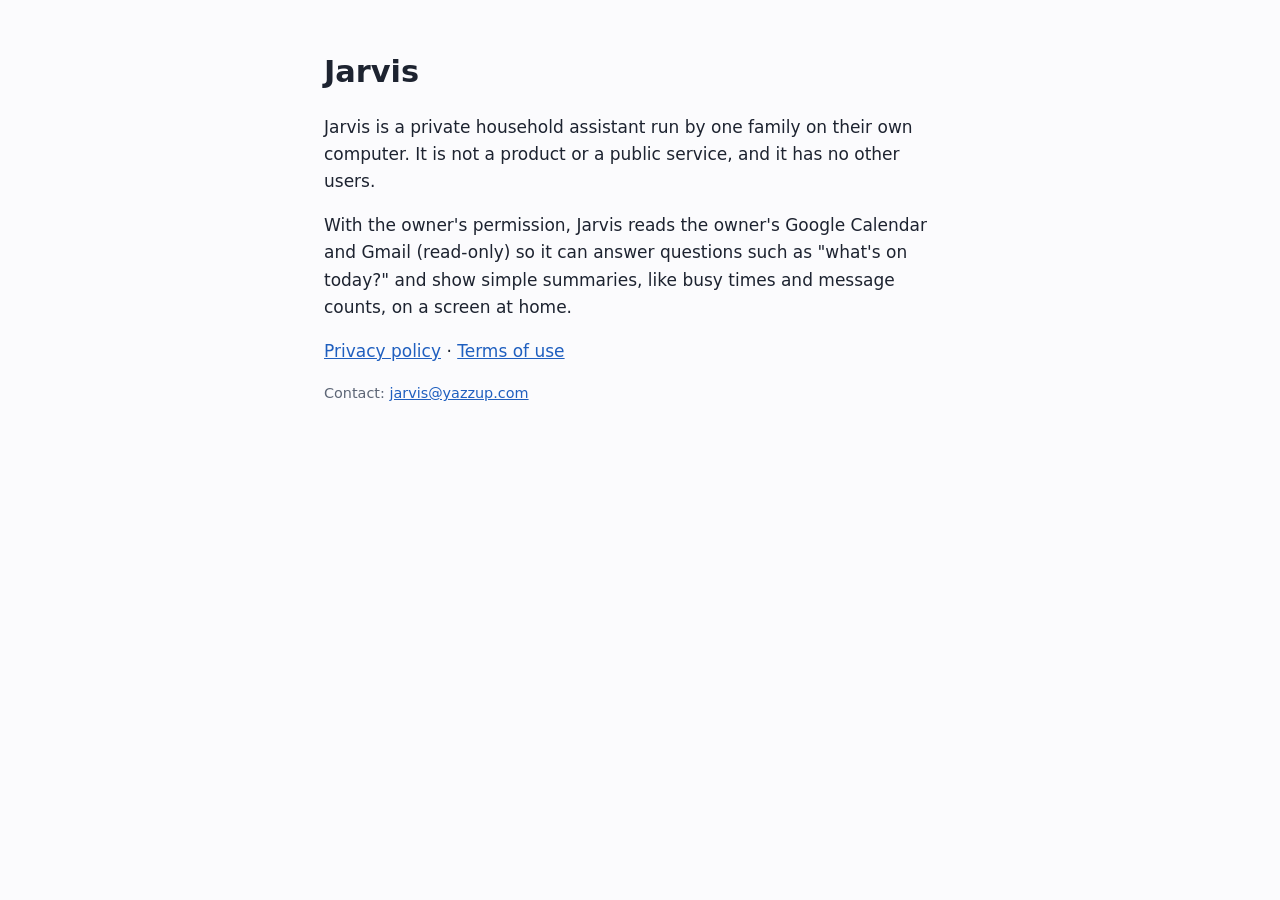
<file: index.html>
<!doctype html>
<html lang="en-GB">
<head>
<meta charset="utf-8">
<meta name="viewport" content="width=device-width, initial-scale=1">
<title>Jarvis</title>
<meta name="description" content="Jarvis is a private household assistant for one family. It is not a public service.">
<link rel="stylesheet" href="style.css">
</head>
<body>
<main>
  <h1>Jarvis</h1>
  <p>Jarvis is a private household assistant run by one family on their own computer. It is not a product or a public service, and it has no other users.</p>
  <p>With the owner's permission, Jarvis reads the owner's Google Calendar and Gmail (read-only) so it can answer questions such as "what's on today?" and show simple summaries, like busy times and message counts, on a screen at home.</p>
  <p><a href="privacy.html">Privacy policy</a> · <a href="terms.html">Terms of use</a></p>
  <p class="small">Contact: <a href="mailto:jarvis@yazzup.com">jarvis@yazzup.com</a></p>
</main>
</body>
</html>
</file>
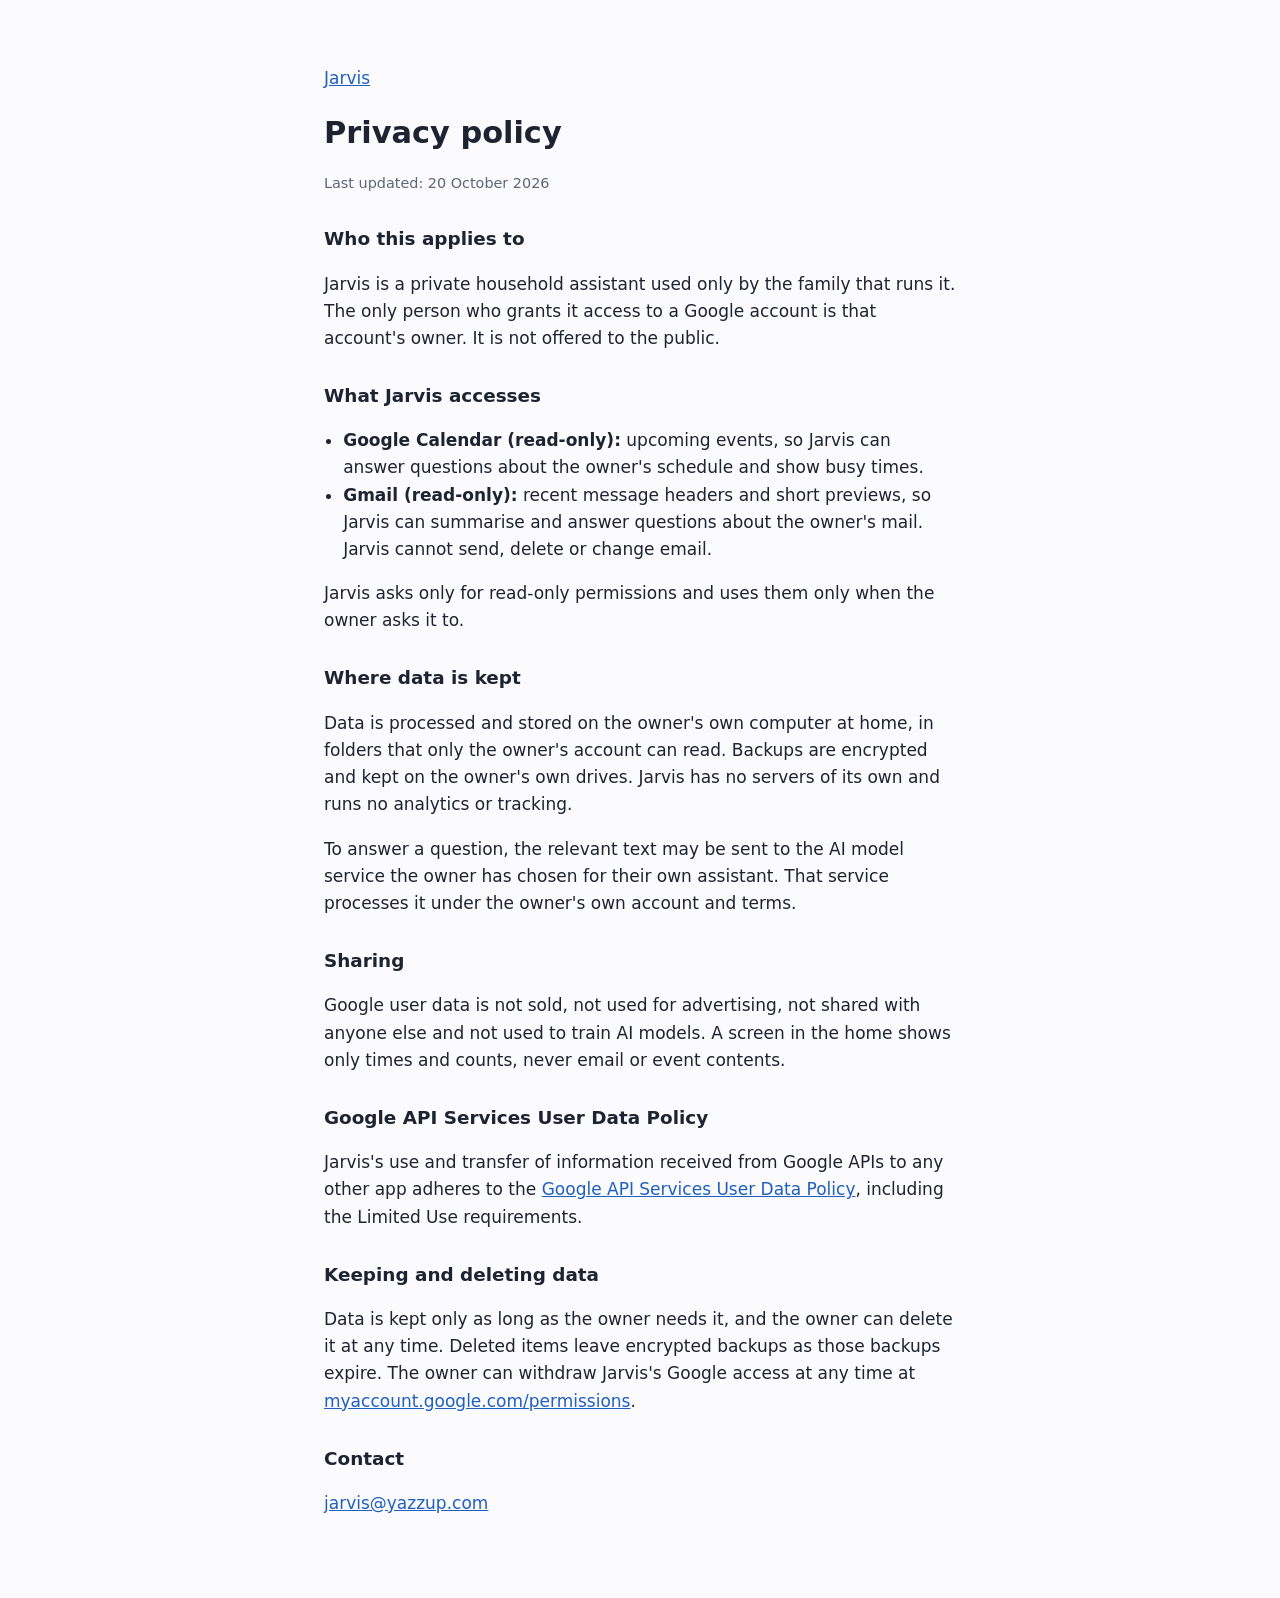
<file: privacy.html>
<!doctype html>
<html lang="en-GB">
<head>
<meta charset="utf-8">
<meta name="viewport" content="width=device-width, initial-scale=1">
<title>Jarvis privacy policy</title>
<link rel="stylesheet" href="style.css">
</head>
<body>
<main>
  <p><a href="index.html">Jarvis</a></p>
  <h1>Privacy policy</h1>
  <p class="small">Last updated: 20 October 2026</p>

  <h2>Who this applies to</h2>
  <p>Jarvis is a private household assistant used only by the family that runs it. The only person who grants it access to a Google account is that account's owner. It is not offered to the public.</p>

  <h2>What Jarvis accesses</h2>
  <ul>
    <li><strong>Google Calendar (read-only):</strong> upcoming events, so Jarvis can answer questions about the owner's schedule and show busy times.</li>
    <li><strong>Gmail (read-only):</strong> recent message headers and short previews, so Jarvis can summarise and answer questions about the owner's mail. Jarvis cannot send, delete or change email.</li>
  </ul>
  <p>Jarvis asks only for read-only permissions and uses them only when the owner asks it to.</p>

  <h2>Where data is kept</h2>
  <p>Data is processed and stored on the owner's own computer at home, in folders that only the owner's account can read. Backups are encrypted and kept on the owner's own drives. Jarvis has no servers of its own and runs no analytics or tracking.</p>
  <p>To answer a question, the relevant text may be sent to the AI model service the owner has chosen for their own assistant. That service processes it under the owner's own account and terms.</p>

  <h2>Sharing</h2>
  <p>Google user data is not sold, not used for advertising, not shared with anyone else and not used to train AI models. A screen in the home shows only times and counts, never email or event contents.</p>

  <h2>Google API Services User Data Policy</h2>
  <p>Jarvis's use and transfer of information received from Google APIs to any other app adheres to the <a href="https://developers.google.com/terms/api-services-user-data-policy">Google API Services User Data Policy</a>, including the Limited Use requirements.</p>

  <h2>Keeping and deleting data</h2>
  <p>Data is kept only as long as the owner needs it, and the owner can delete it at any time. Deleted items leave encrypted backups as those backups expire. The owner can withdraw Jarvis's Google access at any time at <a href="https://myaccount.google.com/permissions">myaccount.google.com/permissions</a>.</p>

  <h2>Contact</h2>
  <p><a href="mailto:jarvis@yazzup.com">jarvis@yazzup.com</a></p>
</main>
</body>
</html>
</file>
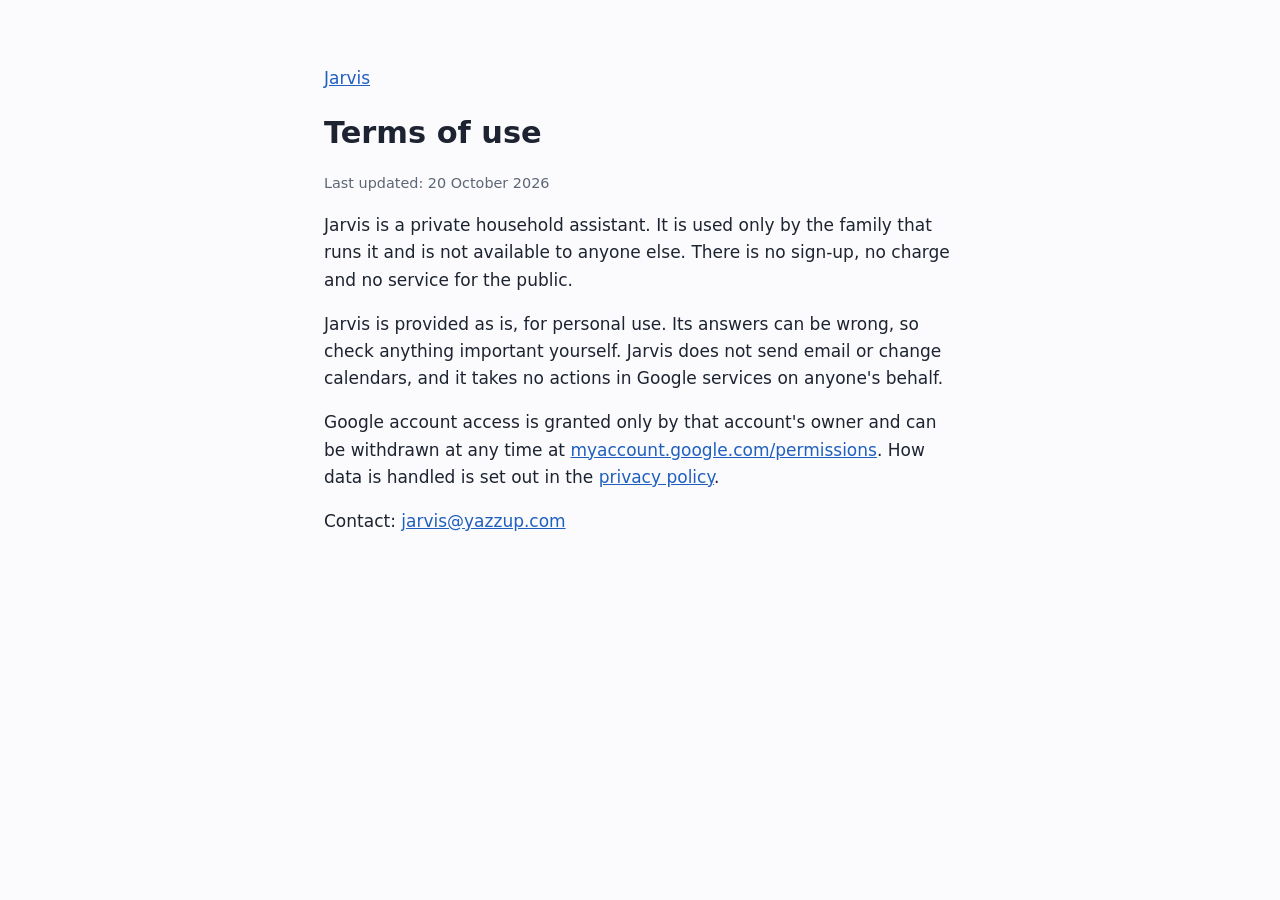
<file: terms.html>
<!doctype html>
<html lang="en-GB">
<head>
<meta charset="utf-8">
<meta name="viewport" content="width=device-width, initial-scale=1">
<title>Jarvis terms of use</title>
<link rel="stylesheet" href="style.css">
</head>
<body>
<main>
  <p><a href="index.html">Jarvis</a></p>
  <h1>Terms of use</h1>
  <p class="small">Last updated: 20 October 2026</p>
  <p>Jarvis is a private household assistant. It is used only by the family that runs it and is not available to anyone else. There is no sign-up, no charge and no service for the public.</p>
  <p>Jarvis is provided as is, for personal use. Its answers can be wrong, so check anything important yourself. Jarvis does not send email or change calendars, and it takes no actions in Google services on anyone's behalf.</p>
  <p>Google account access is granted only by that account's owner and can be withdrawn at any time at <a href="https://myaccount.google.com/permissions">myaccount.google.com/permissions</a>. How data is handled is set out in the <a href="privacy.html">privacy policy</a>.</p>
  <p>Contact: <a href="mailto:jarvis@yazzup.com">jarvis@yazzup.com</a></p>
</main>
</body>
</html>
</file>
<file: style.css>
:root { color-scheme: light dark; --fg: #1d2330; --bg: #fbfbfd; --muted: #5d6676; --link: #1f5fbf; }
@media (prefers-color-scheme: dark) { :root { --fg: #e6eaf2; --bg: #0d1117; --muted: #9aa4b5; --link: #7fb2ff; } }
* { box-sizing: border-box; }
body { margin: 0; background: var(--bg); color: var(--fg); font: 17px/1.6 system-ui, -apple-system, "Segoe UI", Roboto, sans-serif; }
main { max-width: 42rem; margin: 0 auto; padding: 3rem 1.25rem 4rem; }
h1 { font-size: 1.9rem; margin: 0 0 0.75rem; }
h2 { font-size: 1.15rem; margin: 1.8rem 0 0.4rem; }
a { color: var(--link); }
.small { color: var(--muted); font-size: 0.9rem; }
ul { padding-left: 1.2rem; }
</file>
